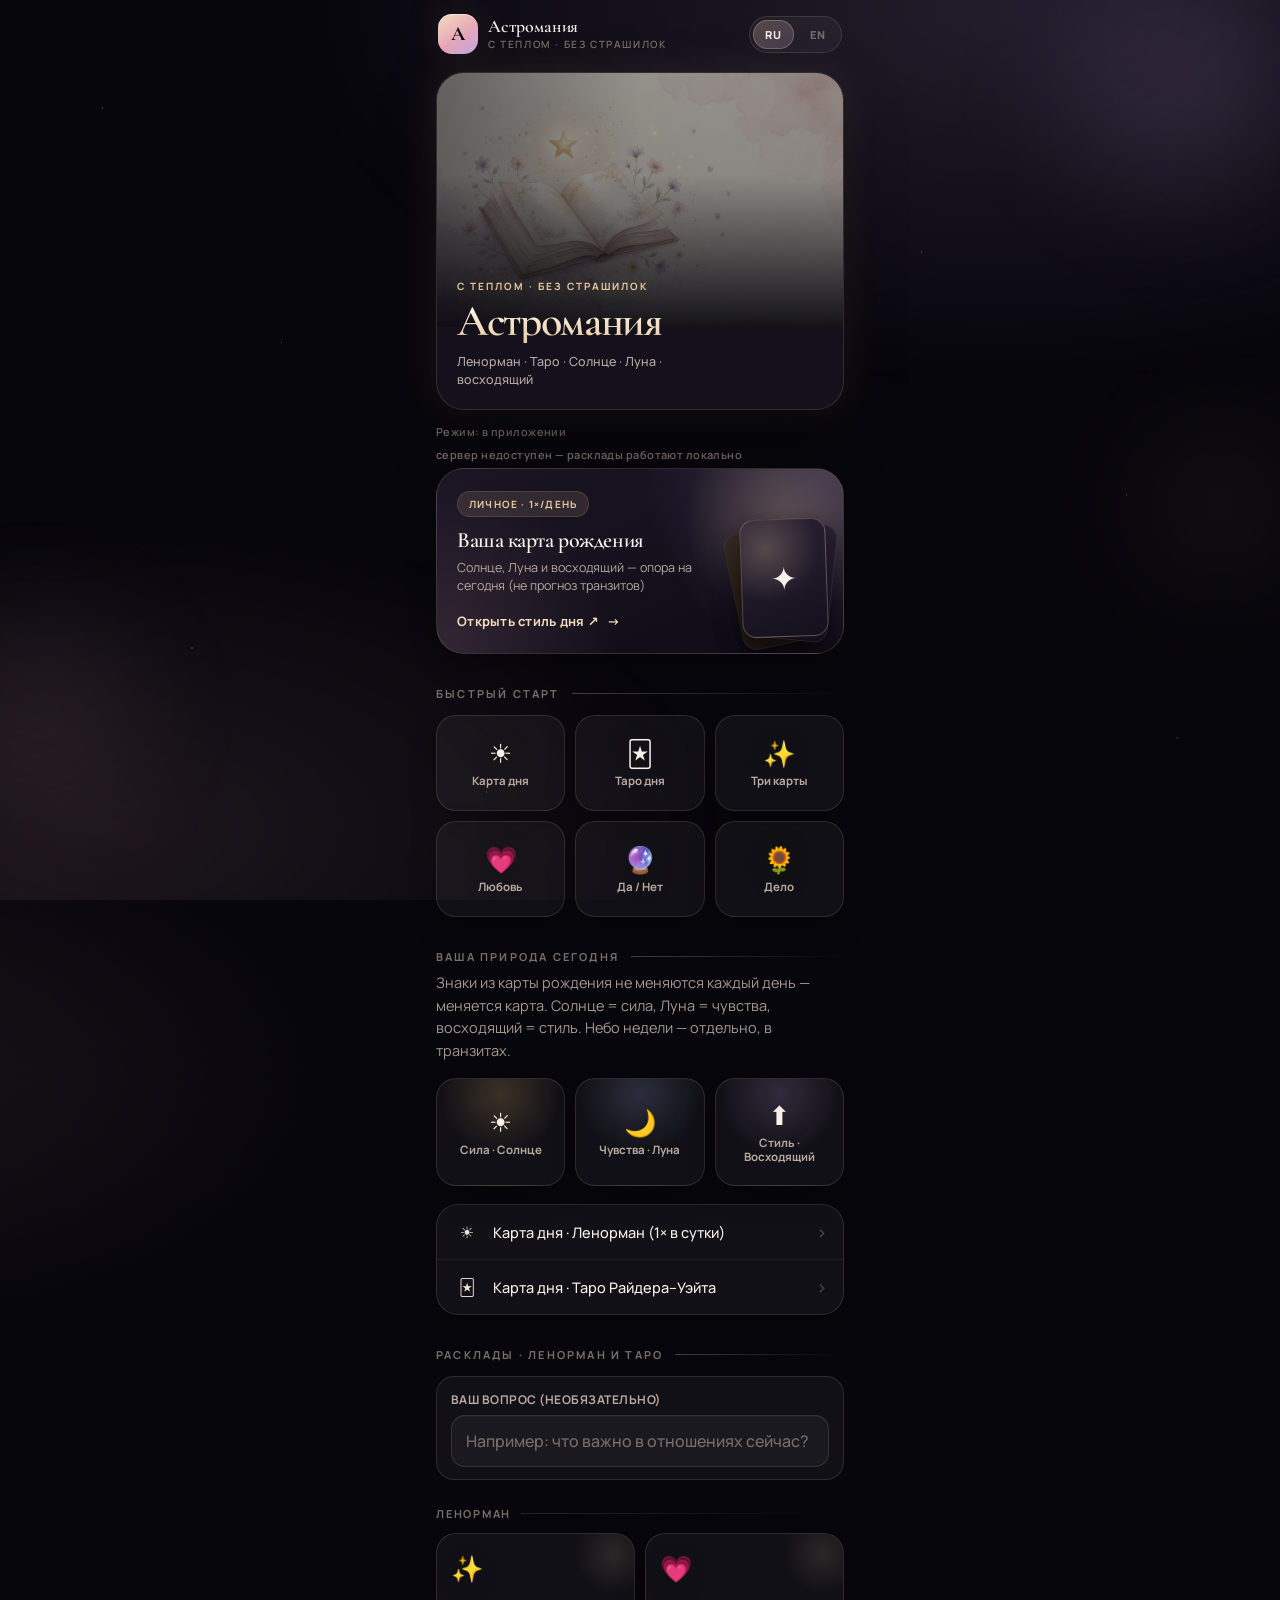
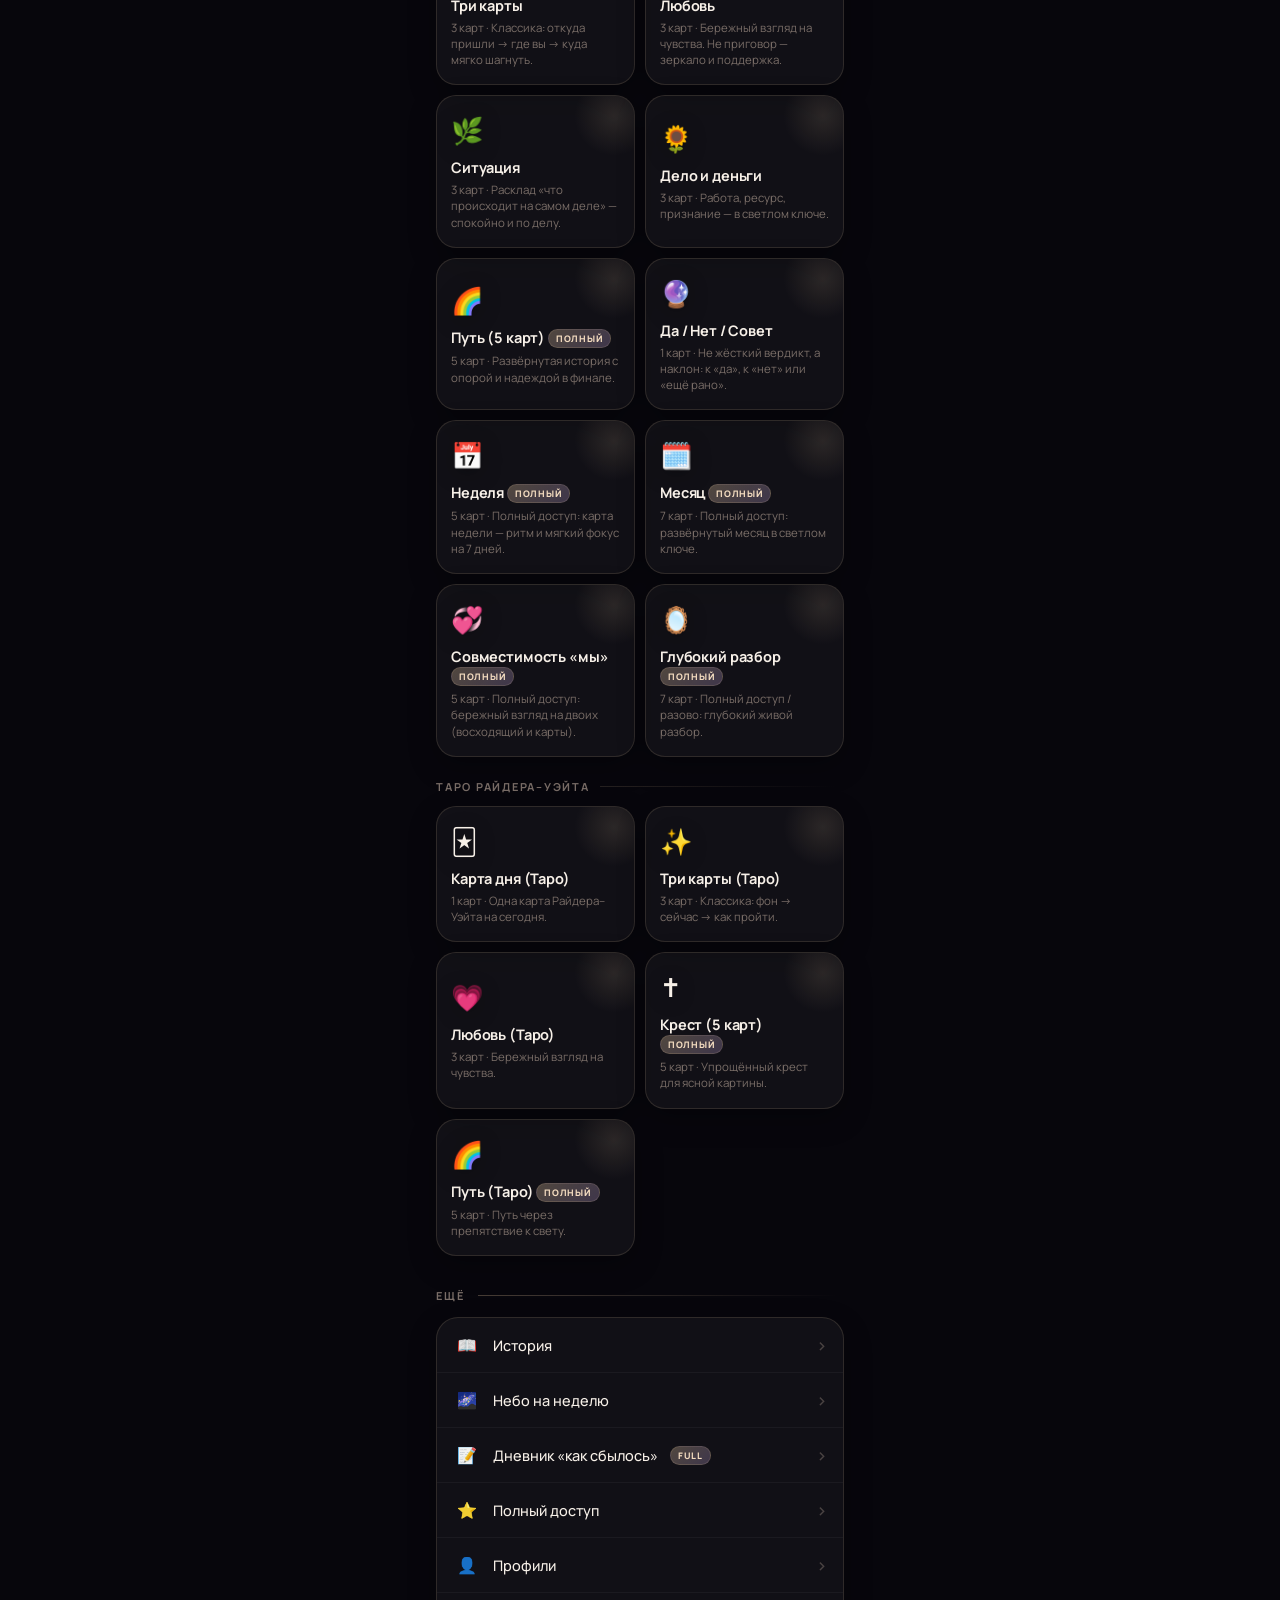
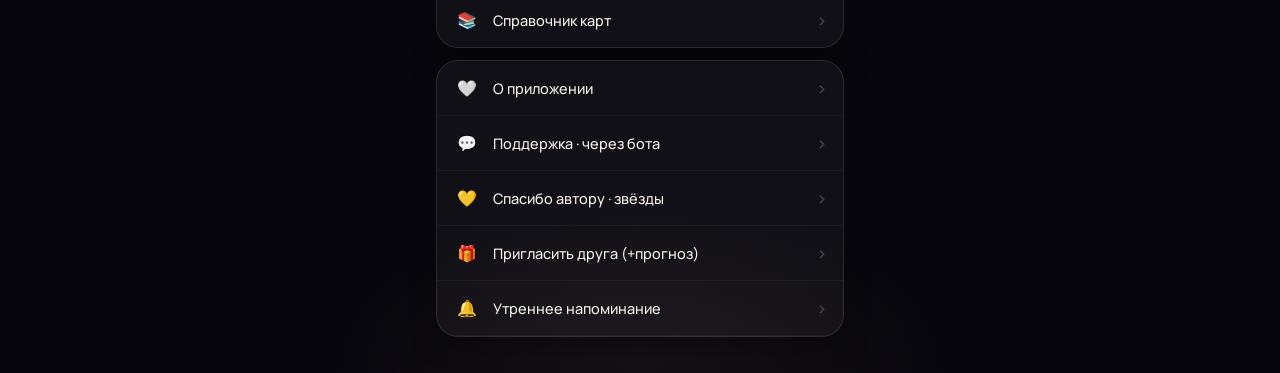
<file: docs/index.html>
<!DOCTYPE html>
<html lang="ru">
<head>
  <meta charset="UTF-8" />
  <meta name="viewport" content="width=device-width, initial-scale=1, maximum-scale=1, user-scalable=no, viewport-fit=cover" />
  <meta name="theme-color" content="#07060c" />
  <meta name="color-scheme" content="dark" />
  <title>Астромания</title>
  <script src="https://telegram.org/js/telegram-web-app.js"></script>
  <link rel="preconnect" href="https://fonts.googleapis.com" />
  <link rel="preconnect" href="https://fonts.gstatic.com" crossorigin />
  <link href="https://fonts.googleapis.com/css2?family=Cormorant+Garamond:ital,wght@0,500;0,600;0,700;1,500&family=Manrope:wght@400;500;600;700;800&display=swap" rel="stylesheet" />
  <link rel="stylesheet" href="css/app.css?v=20260723q" />
</head>
<body>
  <div class="bg-orbs" aria-hidden="true">
    <span class="orb orb-a"></span>
    <span class="orb orb-b"></span>
    <span class="orb orb-c"></span>
  </div>

  <div id="app">
    <!-- HOME -->
    <section id="view-home" class="view active">
      <header class="top">
        <div class="top-chrome">
          <div class="brand-mark">
            <div class="monogram" aria-hidden="true">А</div>
            <div class="brand-mark-text">
              <span class="brand-name" data-i18n="brand">Астромания</span>
              <span class="brand-sub" data-i18n="eyebrow">с теплом · без страшилок</span>
            </div>
          </div>
          <div class="lang-bar" id="lang-bar">
            <button type="button" class="lang-btn active" data-set-lang="ru">RU</button>
            <button type="button" class="lang-btn" data-set-lang="en">EN</button>
          </div>
        </div>

        <div class="hero-banner">
          <div class="hero-banner-media">
            <img src="assets/hero.jpg" alt="" class="hero-img" width="1280" height="720" />
            <div class="hero-banner-fade" aria-hidden="true"></div>
          </div>
          <div class="hero-banner-text">
            <p class="eyebrow" data-i18n="eyebrow">с теплом · без страшилок</p>
            <h1 data-i18n="brand">Астромания</h1>
            <p class="hero-hello" id="hero-hello"></p>
            <p class="hero-tagline" data-i18n="tagline">Ленорман · Таро · Солнце · Луна · восходящий</p>
          </div>
        </div>
        <div class="status-bar" id="status-bar">
          <span id="status-ai" data-i18n="status_loading">Прогноз: …</span>
          <span id="status-prem">·</span>
        </div>
      </header>

      <button type="button" class="hero-card" id="btn-asc-day">
        <div class="hero-glow"></div>
        <div class="hero-content">
          <span class="pill" data-i18n="pill_personal">личное · 1×/день</span>
          <h2 data-i18n="asc_title">Ваша карта рождения</h2>
          <p id="asc-hero-sub" data-i18n="asc_sub">Солнце, Луна и восходящий — опора на сегодня (не прогноз транзитов)</p>
          <span class="cta" id="asc-hero-cta" data-i18n="asc_cta">Открыть стиль дня</span>
        </div>
        <div class="hero-stack" aria-hidden="true">
          <div class="mini-card back"></div>
          <div class="mini-card mid"></div>
          <div class="mini-card front">✦</div>
        </div>
      </button>

      <div class="profile-chip hidden" id="profile-chip">
        <div>
          <strong id="profile-chip-sign">—</strong>
          <div class="profile-big-three muted" id="profile-chip-big3"></div>
          <span class="muted" id="profile-chip-meta"></span>
        </div>
        <button type="button" class="chip-edit" id="btn-edit-profile">Изменить</button>
      </div>

      <div class="streak-chip hidden" id="streak-chip">
        <span id="streak-text">🔥 0</span>
      </div>

      <h3 class="section-title" data-i18n="section_quick">Быстрый старт</h3>
      <div class="quick-grid" id="quick-grid">
        <button type="button" class="quick-tile" data-quick="day"><span class="emoji">☀️</span><span data-i18n="q_day">Карта дня</span></button>
        <button type="button" class="quick-tile" data-quick="t_day"><span class="emoji">🃏</span><span data-i18n="q_tarot">Таро дня</span></button>
        <button type="button" class="quick-tile" data-quick="three"><span class="emoji">✨</span><span data-i18n="q_three">Три карты</span></button>
        <button type="button" class="quick-tile" data-quick="love"><span class="emoji">💗</span><span data-i18n="q_love">Любовь</span></button>
        <button type="button" class="quick-tile" data-quick="yesno"><span class="emoji">🔮</span><span data-i18n="q_yesno">Да / Нет</span></button>
        <button type="button" class="quick-tile" data-quick="work"><span class="emoji">🌻</span><span data-i18n="q_work">Дело</span></button>
      </div>

      <h3 class="section-title" data-i18n="section_astro">Ваша природа сегодня</h3>
      <p class="muted section-hint" data-i18n="astro_hint">Знаки из карты рождения не меняются каждый день — меняется карта. Солнце = сила, Луна = чувства, восходящий = стиль. Небо недели — отдельно, в транзитах.</p>
      <div class="quick-grid quick-grid-astro" id="astro-day-grid">
        <button type="button" class="quick-tile" data-astro-day="sun_day"><span class="emoji">☀️</span><span data-i18n="q_sun_day">Сила · Солнце</span></button>
        <button type="button" class="quick-tile" data-astro-day="moon_day"><span class="emoji">🌙</span><span data-i18n="q_moon_day">Чувства · Луна</span></button>
        <button type="button" class="quick-tile" data-astro-day="asc_day"><span class="emoji">⬆️</span><span data-i18n="q_asc_day">Стиль · Восходящий</span></button>
      </div>

      <div class="menu-block" style="margin-top:18px">
        <button type="button" class="link-row" id="btn-day">
          <span>☀️</span>
          <span data-i18n="btn_day">Карта дня · Ленорман (1× в сутки)</span>
          <span class="chev">›</span>
        </button>
        <button type="button" class="link-row" id="btn-tarot-day">
          <span>🃏</span>
          <span data-i18n="btn_tarot_day">Карта дня · Таро Райдера–Уэйта</span>
          <span class="chev">›</span>
        </button>
      </div>

      <h3 class="section-title" data-i18n="section_spreads">Расклады · Ленорман и Таро</h3>
      <div class="question-box">
        <label class="field">
          <span data-i18n="question_label">Ваш вопрос (необязательно)</span>
          <input type="text" id="global-question" name="question" autocomplete="off" enterkeyhint="done" data-i18n-placeholder="question_ph" placeholder="Например: что важно в отношениях сейчас?" maxlength="200" />
        </label>
      </div>
      <div class="spread-grid" id="spread-grid"></div>

      <h3 class="section-title" data-i18n="section_more">Ещё</h3>
      <div class="menu-block">
        <button type="button" class="link-row" id="btn-history"><span>📖</span><span data-i18n="btn_history">История</span><span class="chev">›</span></button>
        <button type="button" class="link-row" id="btn-transits"><span>🌌</span><span data-i18n="btn_transits">Небо на неделю</span><span class="chev">›</span></button>
        <button type="button" class="link-row" id="btn-journal"><span>📝</span><span data-i18n="btn_journal">Дневник «как сбылось»</span><span class="pill-mini">FULL</span><span class="chev">›</span></button>
        <button type="button" class="link-row" id="btn-premium"><span>⭐</span><span data-i18n="btn_premium">Полный доступ</span><span class="chev">›</span></button>
        <button type="button" class="link-row" id="btn-profiles"><span>👤</span><span data-i18n="btn_profiles">Профили</span><span class="chev">›</span></button>
        <button type="button" class="link-row" id="btn-library"><span>📚</span><span data-i18n="btn_library">Справочник карт</span><span class="chev">›</span></button>
      </div>

      <div class="menu-block" style="margin-top:12px">
        <button type="button" class="link-row" id="btn-about"><span>🤍</span><span data-i18n="btn_about">О приложении</span><span class="chev">›</span></button>
        <button type="button" class="link-row" id="btn-support"><span>💬</span><span data-i18n="btn_support">Поддержка · через бота</span><span class="chev">›</span></button>
        <button type="button" class="link-row" id="btn-thanks"><span>💛</span><span data-i18n="btn_thanks">Спасибо автору · звёзды</span><span class="chev">›</span></button>
        <button type="button" class="link-row" id="btn-invite"><span>🎁</span><span data-i18n="btn_invite">Пригласить друга (+прогноз)</span><span class="chev">›</span></button>
        <button type="button" class="link-row" id="btn-notify"><span>🔔</span><span data-i18n="btn_notify">Утреннее напоминание</span><span class="chev">›</span></button>
        <button type="button" class="link-row hidden" id="btn-owner-stats"><span>📊</span><span data-i18n="btn_stats">Статистика (владелец)</span><span class="chev">›</span></button>
      </div>
    </section>

    <!-- INVITE -->
    <section id="view-invite" class="view">
      <button type="button" class="back-btn" data-go="home">← Назад</button>
      <p class="eyebrow" data-i18n="invite_eyebrow">рефералка</p>
      <h2 data-i18n="invite_title">Пригласить друга</h2>
      <p class="muted" data-i18n="invite_blurb">Друг переходит по ссылке — вам обоим +1 живой прогноз.</p>
      <div class="about-card">
        <p id="invite-link" class="invite-link">…</p>
        <button type="button" class="primary-btn" id="btn-copy-invite" data-i18n="btn_copy">Скопировать ссылку</button>
      </div>
    </section>

    <!-- THANKS / TIP -->
    <section id="view-thanks" class="view">
      <button type="button" class="back-btn" data-go="home">← Назад</button>
      <p class="eyebrow" data-i18n="thanks_eyebrow">поддержка</p>
      <h2 data-i18n="thanks_title">💛 Спасибо автору</h2>
      <p class="muted" data-i18n="thanks_blurb">Выберите число звёзд — сразу откроется счёт в Telegram.</p>
      <div class="tip-grid" id="tip-grid"></div>
      <div class="question-box" style="margin-top:16px">
        <label class="field">
          <span data-i18n="thanks_custom_label">Своё число звёзд</span>
          <input type="number" id="tip-custom" min="1" max="100000" inputmode="numeric" placeholder="15" />
        </label>
        <button type="button" class="primary-btn" id="btn-tip-custom" style="margin-top:12px;width:100%" data-i18n="thanks_pay">Оплатить звёздами ⭐</button>
      </div>
    </section>

    <!-- DRAW -->
    <section id="view-draw" class="view">
      <button type="button" class="back-btn" data-go="home">← Назад</button>
      <div class="draw-stage">
        <p class="eyebrow" id="draw-eyebrow" data-i18n="draw_eyebrow">расклад</p>
        <h2 id="draw-title">—</h2>
        <p class="muted" id="draw-blurb"></p>
        <label class="field draw-question-field">
          <span data-i18n="draw_q_label">Ваш вопрос</span>
          <input type="text" id="draw-question" name="draw-question" autocomplete="off" enterkeyhint="done" data-i18n-placeholder="draw_q_ph" placeholder="Сформулируйте вопрос к картам…" maxlength="200" />
        </label>
        <p class="muted" id="draw-q"></p>
        <div class="deck-pile" id="deck-pile">
          <div class="pile-card c1"></div>
          <div class="pile-card c2"></div>
          <div class="pile-card c3"></div>
        </div>
        <button type="button" class="primary-btn" id="btn-shuffle"><span id="shuffle-label" data-i18n="shuffle">Перетасовать и вытянуть</span></button>
      </div>
    </section>

    <!-- OWNER STATS -->
    <section id="view-owner-stats" class="view">
      <button type="button" class="back-btn" data-go="home">← Назад</button>
      <p class="eyebrow">только вам</p>
      <h2>📊 Статистика</h2>
      <pre id="owner-stats-text" class="stats-pre">Загрузка…</pre>
      <button type="button" class="primary-btn" id="btn-owner-stats-refresh" style="margin-top:12px">Обновить</button>
    </section>

    <!-- RESULT -->
    <section id="view-result" class="view">
      <button type="button" class="back-btn" data-go="home">← В меню</button>
      <p class="eyebrow" id="result-eyebrow">ваш расклад</p>
      <h2 id="result-title">Результат</h2>
      <p class="muted" id="result-blurb"></p>
      <div id="result-cards" class="result-cards"></div>
      <div id="ai-box" class="ai-box hidden">
        <div class="ai-label">✨ Живой прогноз</div>
        <div id="ai-loading" class="ai-loading hidden">Пишу прогноз…</div>
        <div id="ai-text" class="ai-text"></div>
        <div id="ai-meta" class="ai-meta muted"></div>
      </div>
      <div class="journal-rate hidden" id="journal-rate">
        <p class="muted">Как сбылось? (полный доступ)</p>
        <div class="rate-row">
          <button type="button" data-rate="1">😕</button>
          <button type="button" data-rate="3">😐</button>
          <button type="button" data-rate="5">😊</button>
        </div>
      </div>
      <div class="soft-cta" id="soft-cta">
        <p class="muted" data-i18n="soft_cta_text">Понравилось? Скажите спасибо или поделитесь днём ✨</p>
        <div class="soft-cta-row">
          <button type="button" class="primary-btn" id="btn-result-thanks" data-i18n="btn_thanks_short">💛 Спасибо</button>
          <button type="button" class="ghost-btn" id="btn-result-share-text" data-i18n="btn_share_story">📲 В Stories</button>
        </div>
      </div>
      <div class="result-actions">
        <button type="button" class="primary-btn" id="btn-share" data-i18n="btn_share_card">Поделиться карточкой</button>
        <button type="button" class="ghost-btn" id="btn-speak" data-i18n="btn_speak">🔊 Озвучить</button>
        <button type="button" class="ghost-btn" id="btn-again" data-i18n="btn_again">Ещё раз</button>
        <button type="button" class="ghost-btn" data-go="home" data-i18n="btn_menu">В меню</button>
      </div>
      <canvas id="share-canvas" width="1080" height="1350" class="hidden"></canvas>
    </section>

    <!-- PROFILE FORM -->
    <section id="view-profile" class="view">
      <button type="button" class="back-btn" data-go="home">← Назад</button>
      <p class="eyebrow">карта рождения</p>
      <h2>Дата, время и место</h2>
      <form id="profile-form" class="profile-form">
        <label class="field"><span>Имя профиля</span><input type="text" id="f-label" value="Я" maxlength="40" /></label>
        <label class="field"><span>Дата рождения</span><input type="date" id="f-date" required /></label>
        <label class="field"><span>Время (местное)</span><input type="time" id="f-time" required /></label>
        <p class="field-hint">Не знаете точное время — поставьте 12:00 (восходящий знак будет приблизительным).</p>
        <label class="field"><span>Место рождения</span><input type="text" id="f-place" required placeholder="Москва" /></label>
        <p class="form-error hidden" id="form-error"></p>
        <button type="submit" class="primary-btn" id="btn-calc-asc"><span id="calc-label">Рассчитать карту</span></button>
      </form>
    </section>

    <!-- PROFILES LIST -->
    <section id="view-profiles" class="view">
      <button type="button" class="back-btn" data-go="home">← Назад</button>
      <h2>Профили</h2>
      <p class="muted">Я / партнёр / близкий — для восходящего знака и совместимости</p>
      <div id="profiles-list"></div>
      <button type="button" class="primary-btn" id="btn-new-profile" style="margin-top:16px">+ Новый профиль</button>
    </section>

    <!-- COMPAT -->
    <section id="view-compat" class="view">
      <button type="button" class="back-btn" data-go="home">← Назад</button>
      <p class="eyebrow">полный доступ</p>
      <h2>Совместимость «мы»</h2>
      <p class="muted">Выберите два профиля (или один + подпись)</p>
      <label class="field"><span>Вы</span><select id="compat-a"></select></label>
      <label class="field"><span>Другой человек</span><select id="compat-b"></select></label>
      <label class="field"><span>Вопрос</span><input type="text" id="compat-q" placeholder="Что важно между нами?" /></label>
      <button type="button" class="primary-btn" id="btn-compat-go">Сделать расклад 💞</button>
    </section>

    <!-- HISTORY -->
    <section id="view-history" class="view">
      <button type="button" class="back-btn" data-go="home">← Назад</button>
      <h2>История</h2>
      <p class="muted">Бесплатно: 10 последних · полный доступ: 50</p>
      <div id="history-list"></div>
    </section>

    <!-- TRANSITS -->
    <section id="view-transits" class="view">
      <button type="button" class="back-btn" data-go="home">← Назад</button>
      <h2>Небо на неделю</h2>
      <p class="muted" id="transits-note"></p>
      <div id="transits-list"></div>
    </section>

    <!-- JOURNAL -->
    <section id="view-journal" class="view">
      <button type="button" class="back-btn" data-go="home">← Назад</button>
      <h2>Журнал</h2>
      <div id="journal-list"></div>
    </section>

    <!-- PREMIUM -->
    <section id="view-premium" class="view">
      <button type="button" class="back-btn" data-go="home">← Назад</button>
      <p class="eyebrow">звёзды телеграм</p>
      <h2>Полный доступ ⭐</h2>
      <p class="muted">Оплата прямо в Телеграме звёздами — без банковской карты и без сайтов.</p>
      <div id="plans-list"></div>
      <div class="about-card" style="margin-top:16px">
        <p><strong>Как платить:</strong> выберите тариф → бот выставит счёт звёздами → оплата в один шаг.</p>
        <p class="muted">В боте: /dostup</p>
      </div>
    </section>

    <!-- LIBRARY -->
    <section id="view-library" class="view">
      <button type="button" class="back-btn" data-go="home">← Назад</button>
      <h2>Справочник</h2>
      <div class="lib-tabs" id="lib-tabs">
        <button type="button" class="lib-tab active" data-lib="lenormand">Ленорман (36)</button>
        <button type="button" class="lib-tab" data-lib="tarot">Таро (78)</button>
      </div>
      <div class="lib-grid" id="lib-grid"></div>
    </section>

    <!-- CARD DETAIL -->
    <section id="view-card" class="view">
      <button type="button" class="back-btn" data-go="library">← К колоде</button>
      <div id="card-detail"></div>
    </section>

    <!-- ABOUT -->
    <section id="view-about" class="view">
      <button type="button" class="back-btn" data-go="home">← Назад</button>
      <p class="eyebrow">манифест</p>
      <h2>С теплом</h2>
      <div class="about-card">
        <p><strong>Астромания</strong> — светлые расклады Ленорман и Таро Райдера–Уэйта, большая тройка (Солнце, Луна, восходящий) и тёплый прогноз. Без страшилок.</p>
        <ul>
          <li>Карта дня и линзы рождения (сила / чувства / стиль) — раз в сутки</li>
          <li>Знаки не «меняются погодой» — это ваша карта; карта дня — свежий импульс</li>
          <li>Небо на неделю — общий фон (транзиты), отдельно от личной карты</li>
          <li>Живой прогноз: 3 в сутки · полный доступ без ограничения</li>
          <li>Оплата звёздами Телеграма ⭐ · поддержка только через бота</li>
        </ul>
        <p class="muted">Не замена врачу, юристу или живому практику 🤍</p>
        <button type="button" class="primary-btn" id="btn-support-about" style="margin-top:16px" data-i18n="btn_support">💬 Поддержка · через бота</button>
      </div>
    </section>
  </div>

  <script src="js/config.js?v=20260723q"></script>
  <script src="js/data.js?v=20260723q"></script>
  <script src="js/i18n.js?v=20260723q"></script>
  <script src="js/app.js?v=20260723q"></script>
</body>
</html>
</file>
<file: docs/css/app.css>
/* ═══════════════════════════════════════════════════════════
   АСТРОМАНИЯ — Noir Orchid
   Тёмный бархат · шампань · editorial type · glass
   ═══════════════════════════════════════════════════════════ */

:root {
  --void: #07060c;
  --void-2: #0e0c16;
  --panel: rgba(255, 248, 242, 0.045);
  --panel-2: rgba(255, 248, 242, 0.075);
  --panel-solid: #14111c;
  --line: rgba(232, 201, 160, 0.14);
  --line-strong: rgba(232, 201, 160, 0.28);
  --ink: #f7f0e8;
  --ink-soft: #b8a9a0;
  --muted: #7a6e68;
  --champagne: #e8c9a0;
  --champagne-hot: #f3dcc0;
  --rose: #e8a8b8;
  --orchid: #c9a8e8;
  --mint-glow: #9ad4c4;
  --danger: #e8909a;
  --shadow: 0 24px 60px rgba(0, 0, 0, 0.45);
  --shadow-soft: 0 10px 28px rgba(0, 0, 0, 0.28);
  --glow-gold: 0 0 40px rgba(232, 201, 160, 0.12);
  --radius: 24px;
  --radius-sm: 16px;
  --radius-xs: 12px;
  --font: "Manrope", system-ui, -apple-system, sans-serif;
  --serif: "Cormorant Garamond", "Times New Roman", Georgia, serif;
  --mono: ui-monospace, "SF Mono", Menlo, monospace;
  --safe-b: env(safe-area-inset-bottom, 0px);
  --safe-t: env(safe-area-inset-top, 0px);
  --ease: cubic-bezier(0.22, 1, 0.36, 1);
  --ease-spring: cubic-bezier(0.34, 1.4, 0.64, 1);
}

* {
  box-sizing: border-box;
  -webkit-tap-highlight-color: transparent;
}

html, body {
  margin: 0;
  padding: 0;
  min-height: 100%;
  font-family: var(--font);
  color: var(--ink);
  background: var(--void);
  overflow-x: hidden;
  -webkit-font-smoothing: antialiased;
  text-rendering: optimizeLegibility;
}

body {
  padding-top: calc(10px + var(--safe-t));
  padding-bottom: calc(36px + var(--safe-b));
  background:
    radial-gradient(1200px 600px at 80% -10%, rgba(201, 168, 232, 0.12), transparent 55%),
    radial-gradient(900px 500px at -10% 30%, rgba(232, 168, 184, 0.08), transparent 50%),
    radial-gradient(700px 400px at 50% 100%, rgba(232, 201, 160, 0.06), transparent 45%),
    var(--void);
}

/* ── Starfield ── */
.bg-orbs {
  position: fixed;
  inset: 0;
  pointer-events: none;
  z-index: 0;
  overflow: hidden;
}
.bg-orbs::before {
  content: "";
  position: absolute;
  inset: 0;
  background-image:
    radial-gradient(1px 1px at 8% 12%, rgba(255,255,255,0.55), transparent),
    radial-gradient(1px 1px at 22% 38%, rgba(255,255,255,0.35), transparent),
    radial-gradient(1.5px 1.5px at 48% 18%, rgba(232,201,160,0.7), transparent),
    radial-gradient(1px 1px at 72% 28%, rgba(255,255,255,0.4), transparent),
    radial-gradient(1px 1px at 88% 55%, rgba(201,168,232,0.55), transparent),
    radial-gradient(1.5px 1.5px at 15% 72%, rgba(255,255,255,0.3), transparent),
    radial-gradient(1px 1px at 38% 88%, rgba(232,201,160,0.45), transparent),
    radial-gradient(1px 1px at 62% 64%, rgba(255,255,255,0.25), transparent),
    radial-gradient(1px 1px at 92% 82%, rgba(255,255,255,0.4), transparent),
    radial-gradient(1.2px 1.2px at 55% 42%, rgba(232,168,184,0.5), transparent);
  animation: twinkle 8s ease-in-out infinite alternate;
  opacity: 0.85;
}
.bg-orbs::after {
  content: "";
  position: absolute;
  inset: -20%;
  background:
    radial-gradient(ellipse 40% 30% at 70% 15%, rgba(201,168,232,0.14), transparent),
    radial-gradient(ellipse 35% 25% at 20% 80%, rgba(232,168,184,0.1), transparent);
  filter: blur(2px);
  animation: drift 22s ease-in-out infinite alternate;
}
.orb {
  position: absolute;
  border-radius: 50%;
  filter: blur(60px);
  opacity: 0.35;
  will-change: transform;
}
.orb-a {
  width: 320px; height: 320px;
  background: radial-gradient(circle, rgba(201,168,232,0.55), transparent 70%);
  top: -80px; right: -60px;
  animation: float 14s ease-in-out infinite;
}
.orb-b {
  width: 280px; height: 280px;
  background: radial-gradient(circle, rgba(232,168,184,0.4), transparent 70%);
  bottom: 5%; left: -100px;
  animation: float 18s ease-in-out infinite reverse;
}
.orb-c {
  width: 200px; height: 200px;
  background: radial-gradient(circle, rgba(232,201,160,0.35), transparent 70%);
  top: 45%; right: -40px;
  animation: float 20s ease-in-out infinite;
}
@keyframes float {
  0%, 100% { transform: translate3d(0, 0, 0); }
  50% { transform: translate3d(0, 22px, 0); }
}
@keyframes drift {
  from { transform: translate3d(0, 0, 0) scale(1); }
  to { transform: translate3d(-2%, 1%, 0) scale(1.05); }
}
@keyframes twinkle {
  from { opacity: 0.55; }
  to { opacity: 1; }
}

#app {
  position: relative;
  z-index: 1;
  max-width: 440px;
  margin: 0 auto;
  padding: 0 16px;
}

/* ── Views ── */
.view {
  display: none;
  animation: viewIn 0.45s var(--ease) both;
}
.view.active { display: block; }
@keyframes viewIn {
  from { opacity: 0; transform: translateY(14px) scale(0.992); filter: blur(4px); }
  to { opacity: 1; transform: none; filter: none; }
}

/* ── Type ── */
.eyebrow {
  margin: 0 0 8px;
  font-size: 11px;
  letter-spacing: 0.22em;
  text-transform: uppercase;
  color: var(--champagne);
  font-weight: 600;
}
h1 {
  font-family: var(--serif);
  font-size: clamp(40px, 11vw, 52px);
  line-height: 0.92;
  font-weight: 600;
  margin: 0;
  letter-spacing: -0.03em;
  background: linear-gradient(180deg, #fff8f0 10%, var(--champagne) 100%);
  -webkit-background-clip: text;
  background-clip: text;
  color: transparent;
}
h2 {
  font-family: var(--serif);
  font-size: clamp(28px, 8vw, 36px);
  margin: 0 0 10px;
  font-weight: 600;
  letter-spacing: -0.02em;
  line-height: 1.05;
  color: var(--ink);
}
h3.section-title {
  margin: 32px 0 14px;
  font-size: 11px;
  letter-spacing: 0.2em;
  text-transform: uppercase;
  color: var(--muted);
  font-weight: 700;
  display: flex;
  align-items: center;
  gap: 12px;
}
h3.section-title::after {
  content: "";
  flex: 1;
  height: 1px;
  background: linear-gradient(90deg, var(--line-strong), transparent);
}
.section-hint {
  margin: -6px 0 16px;
  font-size: 12.5px;
  line-height: 1.5;
  color: var(--ink-soft);
  opacity: 0.9;
}
.lead, .muted {
  color: var(--ink-soft);
  line-height: 1.55;
  font-size: 14.5px;
}
.lead { margin: 14px 0 22px; }

/* ── Top chrome ── */
.top {
  margin-bottom: 6px;
}
.top-chrome {
  display: flex;
  align-items: center;
  justify-content: space-between;
  gap: 12px;
  margin-bottom: 14px;
  padding: 4px 2px;
}
.brand-mark {
  display: flex;
  align-items: center;
  gap: 10px;
  min-width: 0;
}
.monogram {
  width: 40px;
  height: 40px;
  border-radius: 14px;
  display: grid;
  place-items: center;
  font-family: var(--serif);
  font-size: 20px;
  font-weight: 700;
  color: var(--void);
  background:
    linear-gradient(145deg, var(--champagne-hot), var(--rose) 55%, var(--orchid));
  box-shadow: var(--glow-gold), inset 0 1px 0 rgba(255,255,255,0.45);
  flex-shrink: 0;
}
.brand-mark-text {
  display: flex;
  flex-direction: column;
  gap: 2px;
  min-width: 0;
}
.brand-mark-text .brand-name {
  font-family: var(--serif);
  font-size: 18px;
  font-weight: 600;
  letter-spacing: -0.01em;
  color: var(--ink);
  line-height: 1;
}
.brand-mark-text .brand-sub {
  font-size: 10px;
  letter-spacing: 0.16em;
  text-transform: uppercase;
  color: var(--muted);
  font-weight: 600;
}

/* ── Hero banner ── */
.hero-banner {
  border-radius: 28px;
  overflow: hidden;
  margin-bottom: 14px;
  position: relative;
  border: 1px solid var(--line);
  box-shadow: var(--shadow), var(--glow-gold);
  background: var(--panel-solid);
}
.hero-banner-media {
  position: relative;
  aspect-ratio: 16 / 10;
  overflow: hidden;
  background: linear-gradient(145deg, #1a1424, #0e0c16);
}
.hero-img {
  width: 100%;
  height: 100%;
  object-fit: cover;
  display: block;
  filter: saturate(0.85) contrast(1.05) brightness(0.72);
  transform: scale(1.02);
}
.hero-banner-fade {
  position: absolute;
  inset: 0;
  background:
    linear-gradient(180deg, rgba(7,6,12,0.15) 0%, rgba(7,6,12,0.2) 40%, rgba(7,6,12,0.92) 100%),
    linear-gradient(90deg, rgba(7,6,12,0.35), transparent 50%);
  pointer-events: none;
}
.hero-banner-text {
  position: relative;
  z-index: 1;
  margin-top: -48px;
  padding: 0 20px 20px;
  color: var(--ink);
}
.hero-banner-text .eyebrow {
  margin: 0 0 8px;
  font-size: 10px;
  font-weight: 700;
  letter-spacing: 0.2em;
  color: var(--champagne);
  text-shadow: 0 0 20px rgba(232,201,160,0.35);
}
.hero-banner-text h1 {
  font-size: clamp(34px, 9vw, 44px);
  line-height: 0.95;
}
.hero-banner-text .hero-tagline {
  margin: 10px 0 0;
  font-size: 12.5px;
  font-weight: 500;
  line-height: 1.45;
  color: var(--ink-soft);
  max-width: 32ch;
}
.hero-banner-text .hero-hello {
  margin: 10px 0 0;
  font-size: 16px;
  font-weight: 600;
  color: var(--champagne-hot);
  letter-spacing: -0.01em;
}
.hero-banner-text .hero-hello:empty { display: none; }

/* ── Feature hero card ── */
.hero-card {
  width: 100%;
  border: 1px solid var(--line);
  text-align: left;
  position: relative;
  overflow: hidden;
  border-radius: 28px;
  padding: 22px 20px;
  min-height: 168px;
  background:
    radial-gradient(circle at 100% 0%, rgba(201,168,232,0.22), transparent 45%),
    radial-gradient(circle at 0% 100%, rgba(232,168,184,0.15), transparent 40%),
    linear-gradient(155deg, rgba(28,22,38,0.95), rgba(14,12,22,0.98));
  box-shadow: var(--shadow-soft);
  cursor: pointer;
  color: inherit;
  font: inherit;
  transition: transform 0.25s var(--ease), border-color 0.25s ease, box-shadow 0.25s ease;
}
.hero-card:hover {
  border-color: var(--line-strong);
  box-shadow: var(--shadow), 0 0 0 1px rgba(232,201,160,0.08);
}
.hero-card:active { transform: scale(0.985); }
.hero-glow {
  position: absolute;
  width: 200px; height: 200px;
  right: -40px; top: -50px;
  background: radial-gradient(circle, rgba(232,201,160,0.25), transparent 70%);
  pointer-events: none;
  animation: pulse-glow 4s ease-in-out infinite;
}
@keyframes pulse-glow {
  0%, 100% { opacity: 0.6; transform: scale(1); }
  50% { opacity: 1; transform: scale(1.08); }
}
.hero-content { position: relative; z-index: 1; max-width: 72%; }
.hero-content h2 {
  font-size: 22px;
  line-height: 1.2;
  margin: 10px 0 6px;
  color: var(--ink);
  background: none;
  -webkit-text-fill-color: unset;
}
.hero-content p {
  margin: 0;
  color: var(--ink-soft);
  font-size: 12.5px;
  line-height: 1.4;
}
.pill {
  display: inline-flex;
  align-items: center;
  gap: 6px;
  padding: 5px 11px;
  border-radius: 999px;
  background: rgba(232,201,160,0.12);
  border: 1px solid var(--line);
  font-size: 10px;
  letter-spacing: 0.12em;
  text-transform: uppercase;
  color: var(--champagne);
  font-weight: 700;
}
.cta {
  display: inline-flex;
  align-items: center;
  gap: 8px;
  margin-top: 18px;
  font-weight: 700;
  color: var(--champagne-hot);
  font-size: 13px;
  letter-spacing: 0.02em;
}
.cta::after {
  content: "→";
  transition: transform 0.2s var(--ease);
}
.hero-card:hover .cta::after { transform: translateX(4px); }
.hero-stack {
  position: absolute;
  right: 16px;
  bottom: 16px;
  width: 86px;
  height: 118px;
  perspective: 400px;
}
.mini-card {
  position: absolute;
  inset: 0;
  border-radius: 14px;
  box-shadow: 0 12px 28px rgba(0,0,0,0.4);
  border: 1px solid rgba(255,255,255,0.08);
}
.mini-card.back {
  background: linear-gradient(145deg, #3a2a1a, #2a1e14);
  transform: rotate(-12deg) translate(-10px, 6px);
  opacity: 0.7;
}
.mini-card.mid {
  background: linear-gradient(145deg, #2a2238, #1a1428);
  transform: rotate(6deg) translate(6px, 2px);
  opacity: 0.85;
}
.mini-card.front {
  background:
    radial-gradient(circle at 30% 25%, rgba(232,201,160,0.25), transparent 50%),
    linear-gradient(160deg, #2a2235 0%, #14101c 100%);
  border: 1px solid var(--line-strong);
  display: grid;
  place-items: center;
  font-size: 32px;
  transform: rotate(-2deg);
  animation: card-float 5s ease-in-out infinite;
}
@keyframes card-float {
  0%, 100% { transform: rotate(-2deg) translateY(0); }
  50% { transform: rotate(-1deg) translateY(-4px); }
}

/* ── Profile chip (natal badge) ── */
.profile-chip {
  display: flex;
  align-items: center;
  justify-content: space-between;
  gap: 12px;
  margin: 14px 0 0;
  padding: 16px 16px 16px 18px;
  border-radius: 20px;
  background:
    linear-gradient(135deg, rgba(232,201,160,0.08), rgba(201,168,232,0.06)),
    var(--panel);
  border: 1px solid var(--line);
  box-shadow: var(--shadow-soft);
  backdrop-filter: blur(16px);
  -webkit-backdrop-filter: blur(16px);
  position: relative;
  overflow: hidden;
}
.profile-chip::before {
  content: "";
  position: absolute;
  left: 0; top: 12px; bottom: 12px;
  width: 3px;
  border-radius: 0 3px 3px 0;
  background: linear-gradient(180deg, var(--champagne), var(--orchid));
}
.profile-chip strong {
  display: block;
  font-family: var(--serif);
  font-size: 22px;
  font-weight: 600;
  letter-spacing: -0.02em;
}
.profile-chip .muted { font-size: 12px; color: var(--muted); }
.profile-big-three {
  margin-top: 6px;
  font-size: 12.5px;
  font-weight: 600;
  line-height: 1.4;
  color: var(--champagne);
  letter-spacing: 0.01em;
}
.chip-edit {
  border: 1px solid var(--line);
  background: rgba(255,255,255,0.04);
  border-radius: 999px;
  padding: 9px 14px;
  font: inherit;
  font-size: 12px;
  font-weight: 700;
  color: var(--ink-soft);
  cursor: pointer;
  white-space: nowrap;
  transition: background 0.2s ease, color 0.2s ease;
}
.chip-edit:hover {
  background: rgba(232,201,160,0.12);
  color: var(--champagne);
}
.streak-chip {
  margin: 12px 0 0;
  display: inline-flex;
  align-items: center;
  gap: 6px;
  padding: 8px 14px;
  border-radius: 999px;
  background: linear-gradient(135deg, rgba(232,201,160,0.18), rgba(232,168,184,0.14));
  border: 1px solid var(--line);
  font-weight: 700;
  font-size: 12.5px;
  color: var(--champagne-hot);
  box-shadow: var(--glow-gold);
}

/* ── Status / lang ── */
.status-bar {
  display: flex;
  gap: 8px;
  flex-wrap: wrap;
  margin: 10px 0 2px;
  font-size: 11px;
  color: var(--muted);
  font-weight: 600;
  letter-spacing: 0.04em;
}
.lang-bar {
  display: flex;
  gap: 4px;
  padding: 3px;
  border-radius: 999px;
  background: var(--panel);
  border: 1px solid var(--line);
  flex-shrink: 0;
}
.lang-btn {
  border: 0;
  border-radius: 999px;
  padding: 7px 12px;
  font: inherit;
  font-size: 11px;
  font-weight: 800;
  letter-spacing: 0.08em;
  background: transparent;
  color: var(--muted);
  cursor: pointer;
  transition: all 0.2s var(--ease);
}
.lang-btn.active {
  background: linear-gradient(135deg, rgba(232,201,160,0.25), rgba(201,168,232,0.2));
  color: var(--ink);
  box-shadow: inset 0 0 0 1px var(--line-strong);
}

/* ── Quick tiles (bento) ── */
.quick-grid {
  display: grid;
  grid-template-columns: repeat(3, 1fr);
  gap: 10px;
  margin: 4px 0 8px;
}
.quick-tile {
  border: 1px solid var(--line);
  border-radius: 20px;
  padding: 16px 8px 14px;
  background: var(--panel);
  box-shadow: var(--shadow-soft);
  font: inherit;
  color: inherit;
  cursor: pointer;
  text-align: center;
  min-height: 96px;
  display: flex;
  flex-direction: column;
  align-items: center;
  justify-content: center;
  gap: 8px;
  position: relative;
  overflow: hidden;
  transition: transform 0.2s var(--ease-spring), border-color 0.2s ease, background 0.2s ease;
  backdrop-filter: blur(12px);
  -webkit-backdrop-filter: blur(12px);
}
.quick-tile::before {
  content: "";
  position: absolute;
  inset: 0;
  background: radial-gradient(circle at 50% 0%, rgba(232,201,160,0.12), transparent 60%);
  opacity: 0;
  transition: opacity 0.25s ease;
}
.quick-tile:hover {
  border-color: var(--line-strong);
  background: var(--panel-2);
}
.quick-tile:hover::before { opacity: 1; }
.quick-tile:active { transform: scale(0.96); }
.quick-tile .emoji {
  font-size: 26px;
  line-height: 1;
  filter: drop-shadow(0 4px 12px rgba(0,0,0,0.35));
  position: relative;
  z-index: 1;
}
.quick-tile span:last-child {
  font-size: 11.5px;
  font-weight: 700;
  line-height: 1.2;
  position: relative;
  z-index: 1;
  color: var(--ink-soft);
}
.quick-grid-astro {
  grid-template-columns: 1fr 1fr 1fr;
}
.quick-grid-astro .quick-tile {
  min-height: 108px;
  background:
    radial-gradient(circle at 50% 20%, rgba(232,201,160,0.1), transparent 55%),
    var(--panel);
}
.quick-grid-astro .quick-tile:nth-child(1) {
  background:
    radial-gradient(circle at 50% 15%, rgba(255, 200, 120, 0.18), transparent 55%),
    var(--panel);
}
.quick-grid-astro .quick-tile:nth-child(2) {
  background:
    radial-gradient(circle at 50% 15%, rgba(180, 200, 255, 0.16), transparent 55%),
    var(--panel);
}
.quick-grid-astro .quick-tile:nth-child(3) {
  background:
    radial-gradient(circle at 50% 15%, rgba(201, 168, 232, 0.18), transparent 55%),
    var(--panel);
}

/* ── Link rows / menu ── */
.menu-block {
  margin-top: 8px;
  border-radius: 22px;
  border: 1px solid var(--line);
  background: var(--panel);
  overflow: hidden;
  box-shadow: var(--shadow-soft);
}
.link-row {
  width: 100%;
  margin: 0;
  border: 0;
  border-radius: 0;
  padding: 15px 16px;
  display: flex;
  align-items: center;
  gap: 12px;
  background: transparent;
  box-shadow: none;
  font: inherit;
  color: inherit;
  cursor: pointer;
  font-weight: 500;
  font-size: 14.5px;
  border-bottom: 1px solid rgba(255,255,255,0.04);
  transition: background 0.15s ease;
  text-align: left;
}
.link-row:last-child { border-bottom: 0; }
.link-row:hover { background: rgba(255,255,255,0.03); }
.link-row:active { background: rgba(255,255,255,0.05); }
.link-row > span:first-child {
  width: 28px;
  text-align: center;
  font-size: 16px;
  flex-shrink: 0;
  opacity: 0.95;
}
.link-row .chev {
  margin-left: auto;
  color: var(--muted);
  font-size: 18px;
  opacity: 0.55;
  transition: transform 0.2s var(--ease), opacity 0.2s ease;
}
.link-row:hover .chev {
  transform: translateX(3px);
  opacity: 0.9;
  color: var(--champagne);
}

/* standalone link-rows outside menu-block (legacy) */
#app > .view > .link-row,
.view > .link-row {
  margin-top: 10px;
  border-radius: var(--radius-sm);
  border: 1px solid var(--line);
  background: var(--panel);
  box-shadow: var(--shadow-soft);
  border-bottom: 1px solid var(--line);
}

.back-btn {
  border: 0;
  background: transparent;
  color: var(--ink-soft);
  font: inherit;
  font-weight: 600;
  font-size: 14px;
  padding: 6px 0 18px;
  cursor: pointer;
  letter-spacing: 0.01em;
  display: inline-flex;
  align-items: center;
  gap: 6px;
  transition: color 0.15s ease;
}
.back-btn:hover { color: var(--champagne); }

/* ── Spread grid ── */
.spread-grid {
  display: grid;
  grid-template-columns: 1fr 1fr;
  gap: 10px;
}
.spread-group-title {
  grid-column: 1 / -1;
  margin: 12px 0 2px;
  font-size: 11px;
  font-weight: 700;
  letter-spacing: 0.16em;
  text-transform: uppercase;
  color: var(--muted);
  display: flex;
  align-items: center;
  gap: 10px;
}
.spread-group-title::after {
  content: "";
  flex: 1;
  height: 1px;
  background: linear-gradient(90deg, var(--line), transparent);
}
.spread-tile {
  border: 1px solid var(--line);
  border-radius: 20px;
  padding: 16px 14px;
  text-align: left;
  background: var(--panel);
  backdrop-filter: blur(12px);
  -webkit-backdrop-filter: blur(12px);
  box-shadow: var(--shadow-soft);
  cursor: pointer;
  color: inherit;
  font: inherit;
  transition: transform 0.2s var(--ease-spring), border-color 0.2s ease, background 0.2s ease;
  min-height: 118px;
  position: relative;
  overflow: hidden;
}
.spread-tile::after {
  content: "";
  position: absolute;
  right: -20px; top: -20px;
  width: 80px; height: 80px;
  background: radial-gradient(circle, rgba(232,201,160,0.12), transparent 70%);
  pointer-events: none;
}
.spread-tile:hover {
  border-color: var(--line-strong);
  background: var(--panel-2);
}
.spread-tile:active { transform: scale(0.97); }
.spread-tile .emoji {
  font-size: 26px;
  display: block;
  margin-bottom: 10px;
  filter: drop-shadow(0 4px 10px rgba(0,0,0,0.3));
}
.spread-tile .title {
  font-weight: 700;
  font-size: 14.5px;
  margin-bottom: 5px;
  letter-spacing: -0.01em;
  color: var(--ink);
}
.spread-tile .meta {
  font-size: 11.5px;
  color: var(--muted);
  line-height: 1.4;
}

/* ── Tabs ── */
.lib-tabs {
  display: flex;
  gap: 4px;
  margin: 12px 0 16px;
  padding: 4px;
  border-radius: 999px;
  background: var(--panel);
  border: 1px solid var(--line);
}
.lib-tab {
  flex: 1;
  border: 0;
  border-radius: 999px;
  padding: 10px 12px;
  font: inherit;
  font-size: 12.5px;
  font-weight: 700;
  background: transparent;
  color: var(--muted);
  cursor: pointer;
  transition: all 0.2s var(--ease);
}
.lib-tab.active {
  background: linear-gradient(135deg, rgba(232,201,160,0.22), rgba(201,168,232,0.18));
  color: var(--ink);
  box-shadow: inset 0 0 0 1px var(--line-strong);
}

/* ── Draw stage ── */
.draw-stage {
  text-align: center;
  padding-top: 4px;
}
.deck-pile {
  position: relative;
  width: 148px;
  height: 208px;
  margin: 40px auto 32px;
  filter: drop-shadow(0 20px 40px rgba(0,0,0,0.5));
}
.pile-card {
  position: absolute;
  inset: 0;
  border-radius: 18px;
  background:
    radial-gradient(circle at 30% 25%, rgba(255,255,255,0.12), transparent 40%),
    linear-gradient(145deg, #3a2a1c 0%, #1e1610 50%, #2a1e14 100%);
  border: 1px solid rgba(232,201,160,0.25);
  box-shadow: var(--shadow);
}
.pile-card.c1 { transform: rotate(-8deg); opacity: 0.75; }
.pile-card.c2 { transform: rotate(4deg) translate(4px, -2px); opacity: 0.9; }
.pile-card.c3 {
  transform: rotate(-1deg);
  background:
    linear-gradient(160deg, rgba(232,201,160,0.12), transparent 50%),
    repeating-linear-gradient(
      45deg,
      rgba(232,201,160,0.06) 0 6px,
      transparent 6px 12px
    ),
    linear-gradient(145deg, #2e2418, #1a1410);
  display: grid;
  place-items: center;
  border-color: var(--line-strong);
}
.pile-card.c3::after {
  content: "✦";
  font-size: 38px;
  color: var(--champagne);
  text-shadow: 0 0 24px rgba(232,201,160,0.5);
  animation: star-pulse 2.5s ease-in-out infinite;
}
@keyframes star-pulse {
  0%, 100% { opacity: 0.75; transform: scale(1); }
  50% { opacity: 1; transform: scale(1.08); }
}
.deck-pile.shuffling .pile-card {
  animation: shuffle 0.5s ease infinite alternate;
}
.deck-pile.shuffling .c1 { animation-delay: 0s; }
.deck-pile.shuffling .c2 { animation-delay: 0.07s; }
.deck-pile.shuffling .c3 { animation-delay: 0.14s; }
@keyframes shuffle {
  from { transform: rotate(-10deg) translateY(0); }
  to { transform: rotate(8deg) translateY(-12px); }
}
.hint {
  color: var(--muted);
  font-size: 14px;
  margin: 0 0 18px;
}

/* ── Buttons ── */
.primary-btn, .ghost-btn {
  border: 0;
  border-radius: 999px;
  padding: 16px 28px;
  font: inherit;
  font-weight: 700;
  font-size: 14.5px;
  cursor: pointer;
  width: 100%;
  max-width: 320px;
  letter-spacing: 0.01em;
  transition: transform 0.2s var(--ease-spring), box-shadow 0.2s ease, opacity 0.2s ease;
}
.primary-btn {
  background: linear-gradient(135deg, #f0d4b0 0%, #e8c9a0 35%, #d4a0c8 70%, #c9a8e8 100%);
  background-size: 200% 200%;
  color: #1a1218;
  box-shadow:
    0 12px 32px rgba(200,140,160,0.28),
    inset 0 1px 0 rgba(255,255,255,0.45);
  animation: shimmer-btn 8s ease infinite;
}
@keyframes shimmer-btn {
  0%, 100% { background-position: 0% 50%; }
  50% { background-position: 100% 50%; }
}
.primary-btn:hover {
  transform: translateY(-1px);
  box-shadow: 0 16px 40px rgba(200,140,160,0.35);
}
.primary-btn:active { transform: scale(0.98); }
.primary-btn:disabled {
  opacity: 0.55;
  cursor: wait;
  animation: none;
}
.ghost-btn {
  margin-top: 10px;
  background: var(--panel);
  color: var(--ink-soft);
  border: 1px solid var(--line);
  box-shadow: none;
}
.ghost-btn:hover {
  border-color: var(--line-strong);
  color: var(--ink);
  background: var(--panel-2);
}
.draw-stage .primary-btn { margin: 0 auto; display: block; }

/* ── Result cards ── */
.result-cards {
  display: flex;
  flex-direction: column;
  gap: 16px;
  margin: 18px 0 20px;
}
.reading-card {
  background: var(--panel);
  border: 1px solid var(--line);
  border-radius: 24px;
  padding: 16px;
  box-shadow: var(--shadow-soft);
  opacity: 0;
  transform: translateY(20px) scale(0.97);
  animation: cardIn 0.6s var(--ease) forwards;
  backdrop-filter: blur(16px);
  -webkit-backdrop-filter: blur(16px);
}
.reading-card:nth-child(1) { animation-delay: 0.06s; }
.reading-card:nth-child(2) { animation-delay: 0.16s; }
.reading-card:nth-child(3) { animation-delay: 0.26s; }
.reading-card:nth-child(4) { animation-delay: 0.36s; }
.reading-card:nth-child(5) { animation-delay: 0.46s; }
@keyframes cardIn {
  to { opacity: 1; transform: none; }
}
.pos-label {
  font-size: 10px;
  letter-spacing: 0.16em;
  text-transform: uppercase;
  color: var(--champagne);
  font-weight: 700;
  margin-bottom: 12px;
}
.card-face {
  display: grid;
  grid-template-columns: 92px 1fr;
  gap: 14px;
  align-items: start;
}
.card-visual {
  width: 92px;
  height: 132px;
  border-radius: 16px;
  background:
    radial-gradient(circle at 30% 20%, rgba(232,201,160,0.2), transparent 50%),
    linear-gradient(160deg, #2a2235 0%, #14101c 55%, #1e1628 100%);
  border: 1px solid var(--line-strong);
  box-shadow: 0 12px 28px rgba(0,0,0,0.35), var(--glow-gold);
  display: flex;
  flex-direction: column;
  align-items: center;
  justify-content: center;
  gap: 4px;
  position: relative;
  overflow: hidden;
}
.card-visual::before {
  content: "";
  position: absolute;
  inset: 6px;
  border-radius: 12px;
  border: 1px solid rgba(232,201,160,0.15);
  pointer-events: none;
}
.card-visual .em { font-size: 34px; line-height: 1; filter: drop-shadow(0 4px 8px rgba(0,0,0,0.3)); }
.card-visual .num {
  font-family: var(--serif);
  font-size: 13px;
  color: var(--champagne);
  font-weight: 700;
}
.card-visual .nm {
  font-size: 11px;
  font-weight: 600;
  text-align: center;
  padding: 0 6px;
  line-height: 1.15;
  color: var(--ink-soft);
}
.card-body h3 {
  margin: 0 0 4px;
  font-family: var(--serif);
  font-size: 24px;
  font-weight: 600;
  color: var(--ink);
  letter-spacing: -0.02em;
}
.card-body .kw {
  font-size: 12px;
  color: var(--muted);
  margin: 0 0 10px;
  font-style: italic;
}
.card-body .txt {
  margin: 0;
  font-size: 13.5px;
  line-height: 1.55;
  color: var(--ink-soft);
}
.card-body .advice {
  margin: 12px 0 0;
  padding: 11px 12px;
  border-radius: 12px;
  background: linear-gradient(135deg, rgba(232,201,160,0.1), rgba(201,168,232,0.08));
  border: 1px solid var(--line);
  font-size: 12.5px;
  line-height: 1.45;
  color: var(--ink);
}

.combine-box, .yesno-box, .about-card {
  background: var(--panel);
  border: 1px solid var(--line);
  border-radius: var(--radius);
  padding: 18px 18px;
  box-shadow: var(--shadow-soft);
  line-height: 1.55;
  color: var(--ink-soft);
  margin-bottom: 16px;
  backdrop-filter: blur(12px);
  -webkit-backdrop-filter: blur(12px);
}
.yesno-box {
  background: linear-gradient(135deg, rgba(232,201,160,0.12), rgba(201,168,232,0.1));
  color: var(--ink);
  font-weight: 600;
  font-size: 16px;
  border-color: var(--line-strong);
}
.hidden { display: none !important; }
.result-actions {
  display: flex;
  flex-direction: column;
  align-items: center;
  margin-top: 8px;
  margin-bottom: 20px;
}
.result-actions .primary-btn,
.result-actions .ghost-btn {
  max-width: 100%;
}

/* ── Library ── */
.lib-grid {
  display: grid;
  grid-template-columns: repeat(3, 1fr);
  gap: 10px;
  margin-top: 8px;
}
.lib-item {
  border: 1px solid var(--line);
  border-radius: 18px;
  background: var(--panel);
  box-shadow: var(--shadow-soft);
  padding: 14px 8px;
  cursor: pointer;
  font: inherit;
  color: inherit;
  display: flex;
  flex-direction: column;
  align-items: center;
  gap: 5px;
  min-height: 108px;
  transition: transform 0.2s var(--ease), border-color 0.2s ease;
}
.lib-item:hover { border-color: var(--line-strong); }
.lib-item:active { transform: scale(0.96); }
.lib-item .em { font-size: 28px; }
.lib-item .n {
  font-size: 11px;
  color: var(--champagne);
  font-weight: 700;
  letter-spacing: 0.04em;
}
.lib-item .nm {
  font-size: 11.5px;
  font-weight: 600;
  text-align: center;
  line-height: 1.2;
  color: var(--ink-soft);
}

.detail-visual {
  width: 148px;
  height: 208px;
  margin: 8px auto 24px;
  border-radius: 20px;
  background:
    radial-gradient(circle at 30% 20%, rgba(232,201,160,0.22), transparent 50%),
    linear-gradient(160deg, #2a2235, #14101c 50%, #1e1628);
  border: 1px solid var(--line-strong);
  box-shadow: var(--shadow), var(--glow-gold);
  display: flex;
  flex-direction: column;
  align-items: center;
  justify-content: center;
  gap: 8px;
  position: relative;
}
.detail-visual::before {
  content: "";
  position: absolute;
  inset: 8px;
  border-radius: 14px;
  border: 1px solid rgba(232,201,160,0.12);
}
.detail-visual .em { font-size: 56px; filter: drop-shadow(0 8px 16px rgba(0,0,0,0.4)); }
.detail-visual .num {
  font-family: var(--serif);
  color: var(--champagne);
  font-weight: 700;
  font-size: 18px;
}
.detail-block {
  background: var(--panel);
  border: 1px solid var(--line);
  border-radius: 18px;
  padding: 14px 16px;
  margin-bottom: 10px;
  box-shadow: var(--shadow-soft);
}
.detail-block h4 {
  margin: 0 0 8px;
  font-size: 11px;
  letter-spacing: 0.14em;
  text-transform: uppercase;
  color: var(--champagne);
  font-weight: 700;
}
.detail-block p {
  margin: 0;
  color: var(--ink-soft);
  line-height: 1.55;
  font-size: 14px;
}

.about-card ul {
  padding-left: 18px;
  margin: 12px 0;
}
.about-card li { margin: 8px 0; color: var(--ink-soft); }
.about-card strong { color: var(--ink); }

/* ── Forms ── */
.profile-form {
  margin-top: 18px;
  display: flex;
  flex-direction: column;
  gap: 14px;
}
.field {
  display: flex;
  flex-direction: column;
  gap: 7px;
  font-size: 12px;
  font-weight: 700;
  color: var(--ink-soft);
  letter-spacing: 0.04em;
  text-transform: uppercase;
}
.field input, select {
  border: 1px solid var(--line);
  border-radius: 14px;
  padding: 14px 14px;
  font: inherit;
  font-size: 16px;
  font-weight: 500;
  letter-spacing: 0;
  text-transform: none;
  color: var(--ink);
  background: rgba(255,255,255,0.04);
  box-shadow: inset 0 1px 0 rgba(255,255,255,0.03);
  transition: border-color 0.2s ease, box-shadow 0.2s ease;
  width: 100%;
  -webkit-appearance: none;
  appearance: none;
}
.field input:focus, select:focus {
  outline: none;
  border-color: var(--line-strong);
  box-shadow: 0 0 0 3px rgba(232,201,160,0.12);
}
.field input::placeholder { color: var(--muted); }
.field-hint {
  margin: -4px 0 0;
  font-size: 12px;
  color: var(--muted);
  line-height: 1.4;
  font-weight: 400;
  letter-spacing: 0;
  text-transform: none;
}
.form-error {
  color: var(--danger);
  font-size: 13px;
  margin: 0;
  padding: 12px 14px;
  border-radius: 12px;
  background: rgba(232, 144, 154, 0.12);
  border: 1px solid rgba(232, 144, 154, 0.25);
  letter-spacing: 0;
  text-transform: none;
  font-weight: 500;
}
.profile-form .primary-btn {
  margin-top: 8px;
  max-width: 100%;
}

.asc-badge {
  margin: 16px 0;
  padding: 24px 18px;
  border-radius: 24px;
  text-align: center;
  background:
    radial-gradient(circle at 50% 0%, rgba(232,201,160,0.18), transparent 55%),
    var(--panel);
  border: 1px solid var(--line-strong);
  box-shadow: var(--shadow), var(--glow-gold);
}
.asc-badge .big-emoji {
  font-size: 48px;
  line-height: 1;
  display: block;
  margin-bottom: 10px;
  filter: drop-shadow(0 8px 16px rgba(0,0,0,0.35));
}
.asc-badge .sign-name {
  font-family: var(--serif);
  font-size: 32px;
  font-weight: 600;
  margin: 0;
  letter-spacing: -0.02em;
  color: var(--ink);
}
.asc-badge .deg {
  margin: 8px 0 0;
  font-size: 13px;
  color: var(--champagne);
  font-weight: 600;
}
.asc-badge .place-line {
  margin: 12px 0 0;
  font-size: 12px;
  color: var(--muted);
}

/* ── AI box ── */
.ai-box {
  margin: 8px 0 18px;
  padding: 18px 18px;
  border-radius: var(--radius);
  background:
    radial-gradient(circle at 100% 0%, rgba(201,168,232,0.12), transparent 50%),
    var(--panel);
  border: 1px solid var(--line);
  box-shadow: var(--shadow-soft);
  position: relative;
  overflow: hidden;
}
.ai-box::before {
  content: "";
  position: absolute;
  top: 0; left: 20px; right: 20px;
  height: 1px;
  background: linear-gradient(90deg, transparent, var(--champagne), transparent);
  opacity: 0.5;
}
.ai-label {
  font-size: 10px;
  letter-spacing: 0.16em;
  text-transform: uppercase;
  color: var(--champagne);
  font-weight: 700;
  margin-bottom: 12px;
}
.ai-text {
  font-size: 15px;
  line-height: 1.65;
  color: var(--ink);
  white-space: pre-wrap;
  font-family: var(--serif);
  font-weight: 500;
}
.ai-loading {
  color: var(--ink-soft);
  font-size: 14px;
  padding: 8px 0;
}
.ai-loading::after {
  content: "";
  animation: dots 1.2s steps(4, end) infinite;
}
@keyframes dots {
  0% { content: ""; }
  25% { content: "."; }
  50% { content: ".."; }
  75% { content: "..."; }
}
.ai-meta {
  margin-top: 14px;
  font-size: 11px;
  color: var(--muted);
}

/* ── Soft CTA ── */
.soft-cta {
  margin: 16px 0 8px;
  padding: 16px 16px;
  border-radius: var(--radius);
  background: var(--panel);
  border: 1px solid var(--line);
  box-shadow: var(--shadow-soft);
}
.soft-cta-row {
  display: flex;
  gap: 8px;
  margin-top: 12px;
  flex-wrap: wrap;
}
.soft-cta-row .primary-btn,
.soft-cta-row .ghost-btn {
  flex: 1;
  min-width: 120px;
  margin-top: 0;
}

/* ── Tips / invite ── */
.invite-link {
  word-break: break-all;
  font-size: 13px;
  font-weight: 600;
  color: var(--champagne);
  font-family: var(--mono);
  line-height: 1.5;
}
.tip-grid {
  display: grid;
  grid-template-columns: 1fr 1fr 1fr;
  gap: 10px;
  margin-top: 12px;
}
.tip-tile {
  border: 1px solid var(--line);
  border-radius: var(--radius-sm);
  padding: 18px 10px;
  background: var(--panel);
  box-shadow: var(--shadow-soft);
  font: inherit;
  font-weight: 700;
  font-size: 16px;
  color: var(--ink);
  cursor: pointer;
  transition: transform 0.2s var(--ease-spring), border-color 0.2s ease;
}
.tip-tile:hover { border-color: var(--line-strong); }
.tip-tile:active { transform: scale(0.96); }
.tip-tile .stars {
  display: block;
  font-size: 22px;
  margin-bottom: 6px;
  filter: drop-shadow(0 0 12px rgba(232,201,160,0.4));
}

/* ── Toast ── */
.toast {
  position: fixed;
  left: 50%;
  bottom: calc(32px + var(--safe-b));
  transform: translateX(-50%) translateY(16px);
  max-width: min(92vw, 360px);
  padding: 13px 18px;
  border-radius: 16px;
  background: rgba(20, 16, 28, 0.92);
  color: var(--ink);
  border: 1px solid var(--line-strong);
  font-size: 13px;
  font-weight: 600;
  line-height: 1.35;
  z-index: 100;
  opacity: 0;
  pointer-events: none;
  transition: opacity 0.25s var(--ease), transform 0.25s var(--ease);
  box-shadow: var(--shadow), var(--glow-gold);
  backdrop-filter: blur(20px);
  -webkit-backdrop-filter: blur(20px);
}
.toast.show {
  opacity: 1;
  transform: translateX(-50%) translateY(0);
}

/* ── Misc blocks ── */
.question-box {
  margin-bottom: 14px;
  position: relative;
  z-index: 2;
  padding: 14px 14px 12px;
  border-radius: 18px;
  background: var(--panel);
  border: 1px solid var(--line);
}
.question-box .field input,
.draw-question-field input {
  width: 100%;
  -webkit-user-select: text;
  user-select: text;
  pointer-events: auto;
}
.draw-question-field {
  margin: 14px 0 10px;
  text-align: left;
  width: 100%;
  max-width: 340px;
}
.stats-pre {
  white-space: pre-wrap;
  word-break: break-word;
  background: var(--panel);
  border: 1px solid var(--line);
  border-radius: 18px;
  padding: 16px;
  font-size: 12.5px;
  line-height: 1.5;
  box-shadow: var(--shadow-soft);
  color: var(--ink-soft);
  font-family: var(--mono);
}
.pill-mini {
  display: inline-block;
  font-size: 9px;
  padding: 2px 7px;
  border-radius: 999px;
  background: linear-gradient(135deg, rgba(232,201,160,0.3), rgba(201,168,232,0.25));
  color: var(--champagne-hot);
  font-weight: 800;
  letter-spacing: 0.08em;
  vertical-align: middle;
  border: 1px solid var(--line);
}
.history-item, .transit-day, .plan-card {
  background: var(--panel);
  border: 1px solid var(--line);
  border-radius: 18px;
  padding: 14px 16px;
  margin-bottom: 10px;
  box-shadow: var(--shadow-soft);
  font: inherit;
  color: inherit;
  transition: border-color 0.2s ease;
}
.history-item:hover, .transit-day:hover, .plan-card:hover {
  border-color: var(--line-strong);
}
.hist-preview {
  margin: 8px 0 0;
  font-size: 13px;
  color: var(--ink-soft);
  line-height: 1.45;
}
.plan-card {
  width: 100%;
  text-align: left;
  cursor: pointer;
  border: 1px solid var(--line);
}
.plan-card .title {
  font-family: var(--serif);
  font-size: 24px;
  font-weight: 600;
  color: var(--ink);
  letter-spacing: -0.02em;
}
.plan-card .price {
  margin-top: 10px;
  font-weight: 700;
  color: var(--champagne);
  letter-spacing: 0.02em;
}
.rate-row {
  display: flex;
  gap: 10px;
  margin: 8px 0 16px;
}
.rate-row button {
  flex: 1;
  font-size: 28px;
  border: 1px solid var(--line);
  border-radius: 16px;
  padding: 12px;
  background: var(--panel);
  box-shadow: var(--shadow-soft);
  cursor: pointer;
  transition: transform 0.15s var(--ease-spring), border-color 0.15s ease;
}
.rate-row button:hover { border-color: var(--line-strong); }
.rate-row button:active { transform: scale(0.95); }
#view-compat .field { margin-bottom: 12px; }
#view-compat .primary-btn { margin-top: 8px; max-width: 100%; }

.journal-rate .muted { margin-bottom: 4px; }

/* ── Selection ── */
::selection {
  background: rgba(232,201,160,0.3);
  color: #fff;
}

/* ── Scrollbar (webkit) ── */
::-webkit-scrollbar { width: 6px; }
::-webkit-scrollbar-track { background: transparent; }
::-webkit-scrollbar-thumb {
  background: rgba(232,201,160,0.2);
  border-radius: 999px;
}

/* ── Reduced motion ── */
@media (prefers-reduced-motion: reduce) {
  *, *::before, *::after {
    animation-duration: 0.01ms !important;
    animation-iteration-count: 1 !important;
    transition-duration: 0.01ms !important;
  }
}

body.tg-expanded {
  min-height: 100vh;
}

/* ── Focus visible ── */
:focus-visible {
  outline: 2px solid rgba(232,201,160,0.55);
  outline-offset: 2px;
}
button:focus:not(:focus-visible) { outline: none; }
</file>
